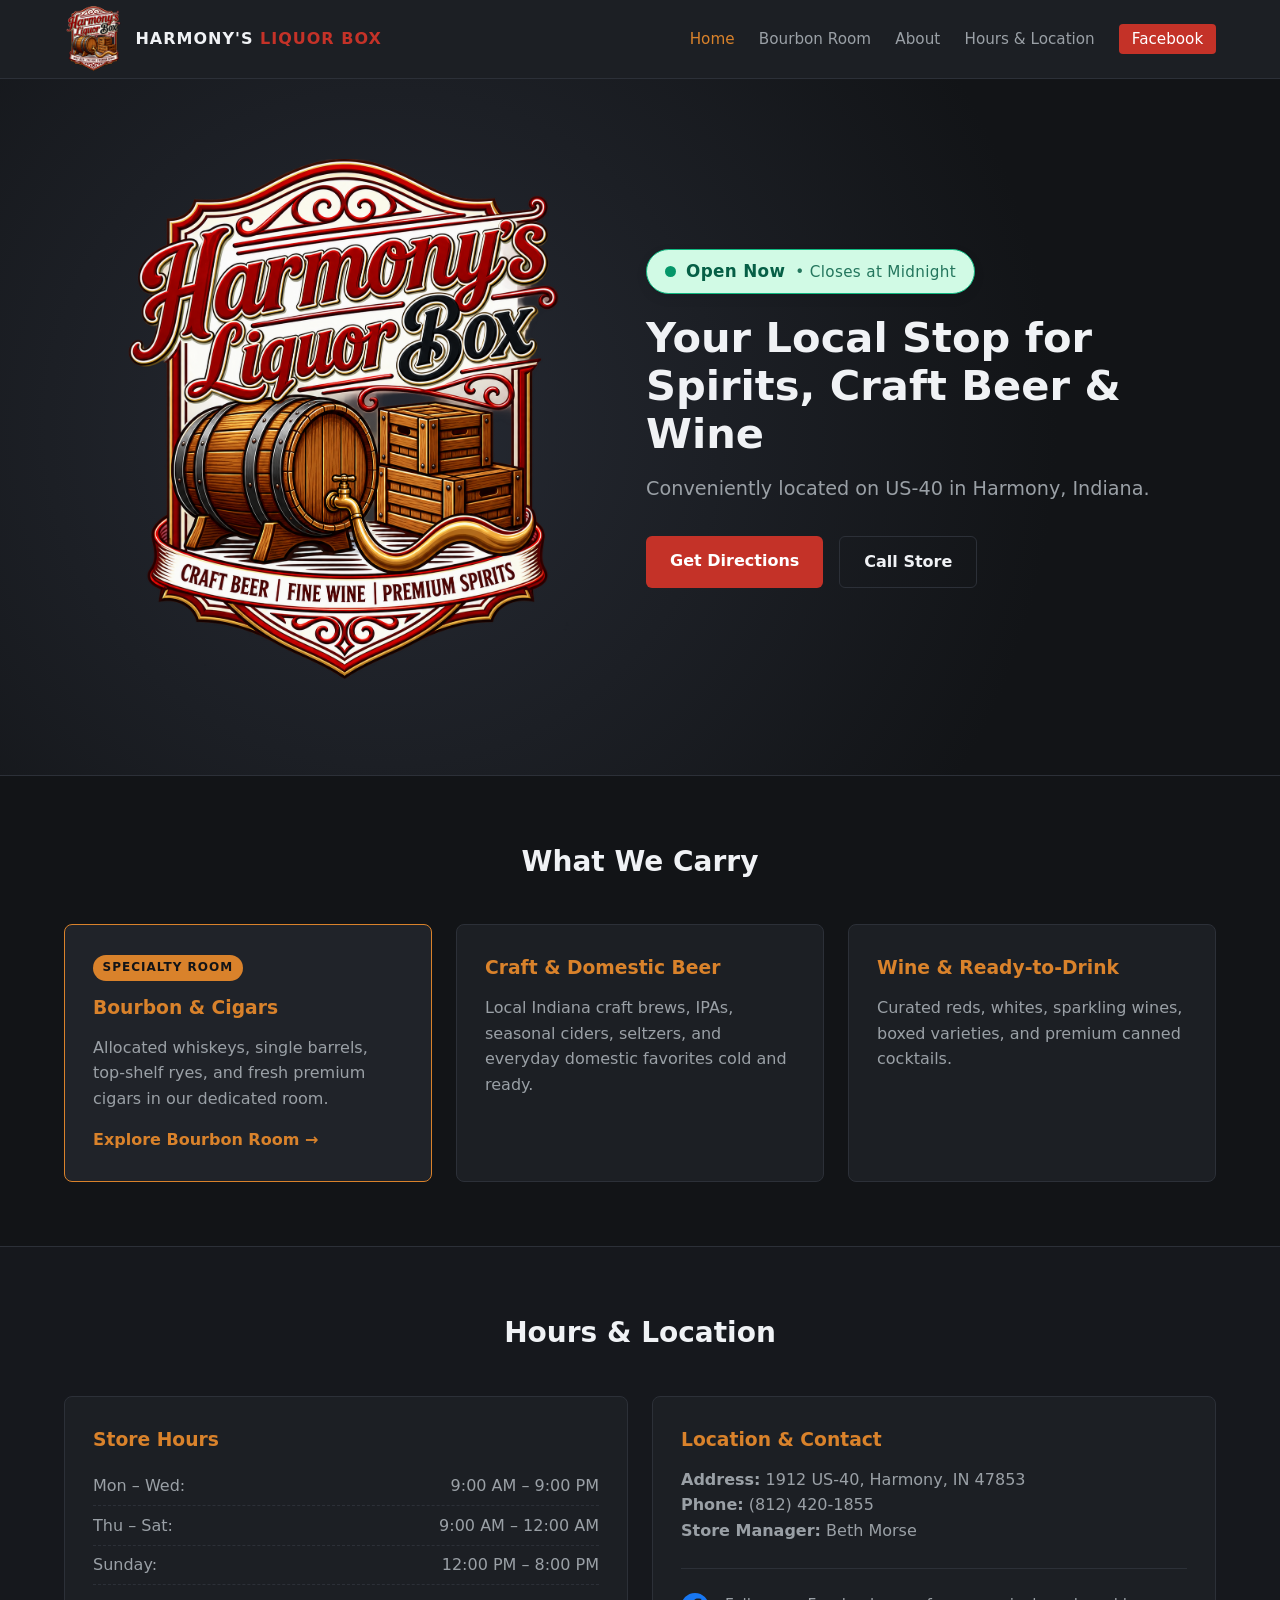
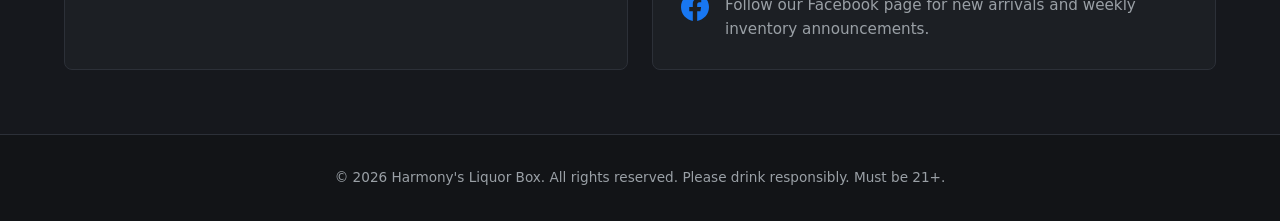
<file: index.html>
<!DOCTYPE html>
<html lang="en">
<head>
  <meta charset="UTF-8">
  <meta name="viewport" content="width=device-width, initial-scale=1.0">
  <title>Harmony's Liquor Box | Harmony, IN</title>
  <meta name="description" content="Harmony's Liquor Box in Harmony, Indiana. Craft beer, fine wine, and premium spirits on US-40.">
  <link rel="stylesheet" href="style.css">

  <style>
    /* Prominent Hero Store Status Banner */
    .hero-status-pill {
      display: inline-flex;
      align-items: center;
      gap: 10px;
      padding: 8px 18px;
      border-radius: 9999px;
      font-size: 1.05rem;
      font-weight: 700;
      letter-spacing: 0.02em;
      margin-bottom: 1.25rem;
      box-shadow: 0 4px 12px rgba(0, 0, 0, 0.08);
      transition: all 0.3s ease;
    }

    .hero-status-dot {
      width: 11px;
      height: 11px;
      border-radius: 50%;
      display: inline-block;
      position: relative;
    }

    /* Open State - Vibrant Green with Pulse */
    .hero-status-pill.open {
      background-color: #d1fae5;
      color: #065f46;
      border: 1px solid #10b981;
    }
    .hero-status-pill.open .hero-status-dot {
      background-color: #059669;
      box-shadow: 0 0 0 0 rgba(16, 185, 129, 0.7);
      animation: pulse-green 2s infinite;
    }

    /* Closed State - Vibrant Red with Soft Glow */
    .hero-status-pill.closed {
      background-color: #ffe4e6;
      color: #9f1239;
      border: 1px solid #f43f5e;
    }
    .hero-status-pill.closed .hero-status-dot {
      background-color: #e11d48;
      box-shadow: 0 0 8px rgba(225, 29, 72, 0.4);
    }

    /* Loading State */
    .hero-status-pill.loading {
      background-color: #f3f4f6;
      color: #4b5563;
      border: 1px solid #d1d5db;
    }
    .hero-status-pill.loading .hero-status-dot {
      background-color: #6b7280;
    }

    .status-detail {
      font-weight: 500;
      opacity: 0.85;
      font-size: 0.95rem;
    }

    @keyframes pulse-green {
      0% {
        box-shadow: 0 0 0 0 rgba(16, 185, 129, 0.7);
      }
      70% {
        box-shadow: 0 0 0 8px rgba(16, 185, 129, 0);
      }
      100% {
        box-shadow: 0 0 0 0 rgba(16, 185, 129, 0);
      }
    }
  </style>
</head>
<body>

  <!-- Navigation / Header -->
  <header class="navbar">
    <div class="container nav-content">
      <a href="index.html" class="logo-link">
        <img src="images/logo.png" alt="Harmony's Liquor Box Logo" class="nav-logo">
        <span class="logo-text">HARMONY'S <span>LIQUOR BOX</span></span>
      </a>
      <nav>
        <a href="index.html" class="active">Home</a>
        <a href="bourbon-room.html">Bourbon Room</a>
        <a href="about.html">About</a>
        <a href="#hours">Hours & Location</a>
        <a href="https://www.facebook.com/Harmonysliquorbox40" target="_blank" rel="noopener" class="btn-sm">Facebook</a>
      </nav>
    </div>
  </header>

  <!-- Hero Section (Split Layout) -->
  <section class="hero">
    <div class="container hero-content-split">
      
      <!-- Left Side: Emblem Logo -->
      <div class="hero-logo-wrapper">
        <img src="images/logo.png" alt="Harmony's Liquor Box Emblem" class="hero-logo">
      </div>

      <!-- Right Side: Text & Actions -->
      <div class="hero-text-wrapper">
        
        <!-- Prominent Live Status Badge -->
        <div>
          <div id="store-status-pill" class="hero-status-pill loading">
            <span class="hero-status-dot"></span>
            <span id="status-primary">Checking Hours...</span>
            <span id="status-secondary" class="status-detail"></span>
          </div>
        </div>

        <h1>Your Local Stop for Spirits, Craft Beer & Wine</h1>
        <p>Conveniently located on US-40 in Harmony, Indiana.</p>
        <div class="hero-actions">
          <a href="https://maps.google.com/?cid=17522379218117080093" target="_blank" rel="noopener" class="btn btn-primary">Get Directions</a>
          <a href="tel:8124201855" class="btn btn-secondary">Call Store</a>
        </div>
      </div>

    </div>
  </section>

  <!-- Product & Special Category Highlights -->
  <section id="selection" class="section">
    <div class="container">
      <h2 class="section-title">What We Carry</h2>
      <div class="grid cards">
        <div class="card card-featured">
          <span class="badge">Specialty Room</span>
          <h3>Bourbon & Cigars</h3>
          <p>Allocated whiskeys, single barrels, top-shelf ryes, and fresh premium cigars in our dedicated room.</p>
          <a href="bourbon-room.html" class="card-link mt-1">Explore Bourbon Room &rarr;</a>
        </div>

        <div class="card">
          <h3>Craft & Domestic Beer</h3>
          <p>Local Indiana craft brews, IPAs, seasonal ciders, seltzers, and everyday domestic favorites cold and ready.</p>
        </div>

        <div class="card">
          <h3>Wine & Ready-to-Drink</h3>
          <p>Curated reds, whites, sparkling wines, boxed varieties, and premium canned cocktails.</p>
        </div>
      </div>
    </div>
  </section>

  <!-- Hours & Location -->
  <section id="hours" class="section bg-alt">
    <div class="container">
      <h2 class="section-title">Hours & Location</h2>
      <div class="grid details-grid">
        
        <div class="info-box">
          <h3>Store Hours</h3>
          <ul class="hours-list">
            <li><span>Mon – Wed:</span> <span>9:00 AM – 9:00 PM</span></li>
            <li><span>Thu – Sat:</span> <span>9:00 AM – 12:00 AM</span></li>
            <li><span>Sunday:</span> <span>12:00 PM – 8:00 PM</span></li>
          </ul>
        </div>

        <div class="info-box">
          <h3>Location & Contact</h3>
          <p><strong>Address:</strong> 1912 US-40, Harmony, IN 47853</p>
          <p><strong>Phone:</strong> (812) 420-1855</p>
          <p><strong>Store Manager:</strong> Beth Morse</p>
          
          <div class="social-follow">
            <a href="https://www.facebook.com/Harmonysliquorbox40" target="_blank" rel="noopener" class="fb-link" aria-label="Follow Harmony's Liquor Box on Facebook">
              <svg viewBox="0 0 24 24" fill="#1877F2" width="28px" height="28px">
                <path d="M24 12.073c0-6.627-5.373-12-12-12s-12 5.373-12 12c0 5.99 4.388 10.954 10.125 11.854v-8.385H7.078v-3.469h3.047V9.43c0-3.007 1.792-4.669 4.533-4.669 1.312 0 2.686.235 2.686.235v2.953H15.83c-1.491 0-1.956.925-1.956 1.874v2.25h3.328l-.532 3.469h-2.796v8.385C19.612 23.027 24 18.062 24 12.073z"/>
              </svg>
            </a>
            <p>Follow our Facebook page for new arrivals and weekly inventory announcements.</p>
          </div>
        </div>

      </div>
    </div>
  </section>

  <!-- Footer -->
  <footer>
    <div class="container footer-content">
      <p>&copy; 2026 Harmony's Liquor Box. All rights reserved. Please drink responsibly. Must be 21+.</p>
    </div>
  </footer>

  <!-- Store Status Script -->
  <script>
    const STORE_SCHEDULE = {
      0: { open: 12, close: 20, closeLabel: "8:00 PM", openLabel: "12:00 PM" }, // Sunday
      1: { open: 9,  close: 21, closeLabel: "9:00 PM", openLabel: "9:00 AM" },  // Monday
      2: { open: 9,  close: 21, closeLabel: "9:00 PM", openLabel: "9:00 AM" },  // Tuesday
      3: { open: 9,  close: 21, closeLabel: "9:00 PM", openLabel: "9:00 AM" },  // Wednesday
      4: { open: 9,  close: 24, closeLabel: "Midnight", openLabel: "9:00 AM" }, // Thursday
      5: { open: 9,  close: 24, closeLabel: "Midnight", openLabel: "9:00 AM" }, // Friday
      6: { open: 9,  close: 24, closeLabel: "Midnight", openLabel: "9:00 AM" }  // Saturday
    };

    const DAY_NAMES = ["Sunday", "Monday", "Tuesday", "Wednesday", "Thursday", "Friday", "Saturday"];

    function updateHeroStoreStatus() {
      const now = new Date();
      const currentDay = now.getDay();
      const currentHour = now.getHours() + (now.getMinutes() / 60);

      const pill = document.getElementById("store-status-pill");
      const primaryText = document.getElementById("status-primary");
      const secondaryText = document.getElementById("status-secondary");

      const today = STORE_SCHEDULE[currentDay];
      const isOpen = currentHour >= today.open && currentHour < today.close;

      pill.classList.remove("open", "closed", "loading");

      if (isOpen) {
        pill.classList.add("open");
        primaryText.textContent = "Open Now";
        secondaryText.textContent = `• Closes at ${today.closeLabel}`;
      } else {
        pill.classList.add("closed");
        primaryText.textContent = "Closed";

        if (currentHour < today.open) {
          secondaryText.textContent = `• Opens today at ${today.openLabel}`;
        } else {
          const nextDayIndex = (currentDay + 1) % 7;
          const nextDay = STORE_SCHEDULE[nextDayIndex];
          const nextDayName = (nextDayIndex === (currentDay + 1) % 7) ? DAY_NAMES[nextDayIndex] : "Tomorrow";
          secondaryText.textContent = `• Opens ${nextDayName} at ${nextDay.openLabel}`;
        }
      }
    }

    updateHeroStoreStatus();
    setInterval(updateHeroStoreStatus, 60000);
  </script>

</body>
</html>
</file>
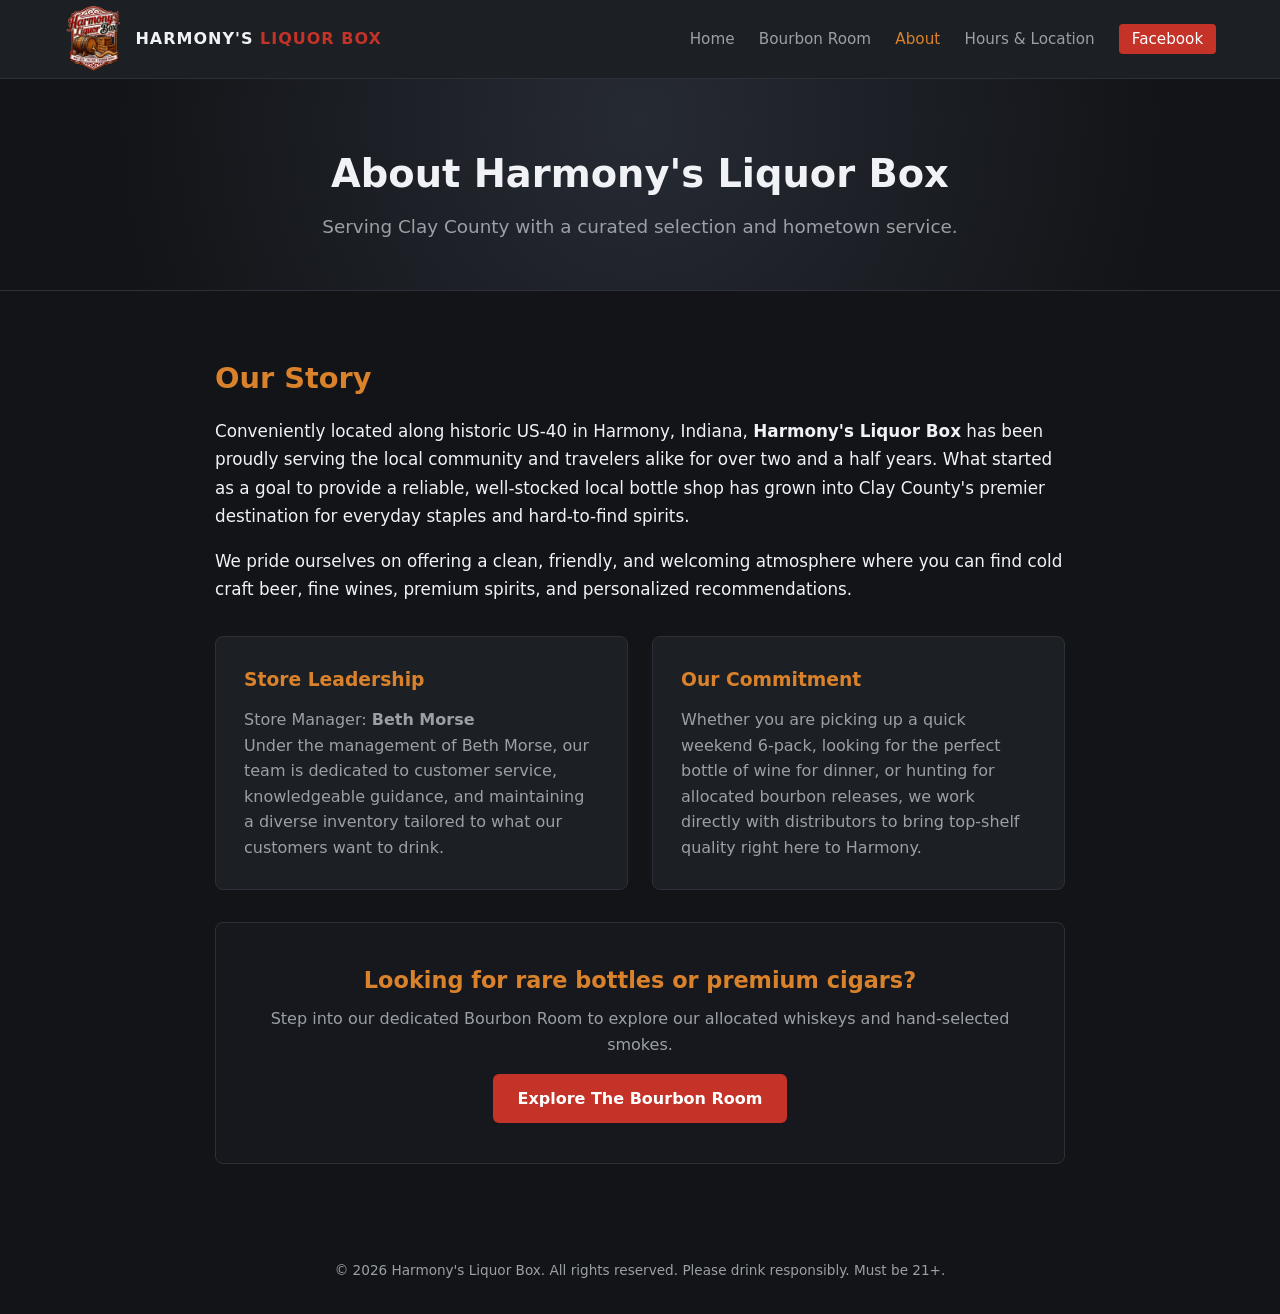
<file: about.html>
<!DOCTYPE html>
<html lang="en">
<head>
  <meta charset="UTF-8">
  <meta name="viewport" content="width=device-width, initial-scale=1.0">
  <title>About Us | Harmony's Liquor Box</title>
  <meta name="description" content="Learn more about Harmony's Liquor Box, our history on US-40 in Harmony, IN, and our store management team.">
  <link rel="stylesheet" href="style.css">
</head>
<body>

  <!-- Navigation / Header -->
  <header class="navbar">
    <div class="container nav-content">
      <a href="index.html" class="logo-link">
        <img src="images/logo.png" alt="Harmony's Liquor Box Logo" class="nav-logo">
        <span class="logo-text">HARMONY'S <span>LIQUOR BOX</span></span>
      </a>
      <nav>
        <a href="index.html">Home</a>
        <a href="bourbon-room.html">Bourbon Room</a>
        <a href="about.html" class="active">About</a>
        <a href="index.html#hours">Hours & Location</a>
        <a href="https://www.facebook.com/Harmonysliquorbox40" target="_blank" rel="noopener" class="btn-sm">Facebook</a>
      </nav>
    </div>
  </header>

  <!-- Page Header -->
  <section class="page-header">
    <div class="container">
      <h1>About Harmony's Liquor Box</h1>
      <p>Serving Clay County with a curated selection and hometown service.</p>
    </div>
  </section>

  <!-- Main Content -->
  <main class="section">
    <div class="container content-container">
      
      <div class="content-block">
        <h2>Our Story</h2>
        <p>
          Conveniently located along historic US-40 in Harmony, Indiana, <strong>Harmony's Liquor Box</strong> has been proudly serving the local community and travelers alike for over two and a half years. What started as a goal to provide a reliable, well-stocked local bottle shop has grown into Clay County's premier destination for everyday staples and hard-to-find spirits.
        </p>
        <p>
          We pride ourselves on offering a clean, friendly, and welcoming atmosphere where you can find cold craft beer, fine wines, premium spirits, and personalized recommendations.
        </p>
      </div>

      <div class="grid details-grid mt-3">
        
        <!-- Management Card -->
        <div class="card">
          <h3>Store Leadership</h3>
          <p class="highlight-text">Store Manager: <strong>Beth Morse</strong></p>
          <p>
            Under the management of Beth Morse, our team is dedicated to customer service, knowledgeable guidance, and maintaining a diverse inventory tailored to what our customers want to drink.
          </p>
        </div>

        <!-- Community Card -->
        <div class="card">
          <h3>Our Commitment</h3>
          <p>
            Whether you are picking up a quick weekend 6-pack, looking for the perfect bottle of wine for dinner, or hunting for allocated bourbon releases, we work directly with distributors to bring top-shelf quality right here to Harmony.
          </p>
        </div>

      </div>

      <div class="cta-banner mt-3">
        <h3>Looking for rare bottles or premium cigars?</h3>
        <p>Step into our dedicated Bourbon Room to explore our allocated whiskeys and hand-selected smokes.</p>
        <a href="bourbon-room.html" class="btn btn-primary mt-1">Explore The Bourbon Room</a>
      </div>

    </div>
  </main>

  <!-- Footer -->
  <footer>
    <div class="container footer-content">
      <p>&copy; 2026 Harmony's Liquor Box. All rights reserved. Please drink responsibly. Must be 21+.</p>
    </div>
  </footer>

</body>
</html>
</file>
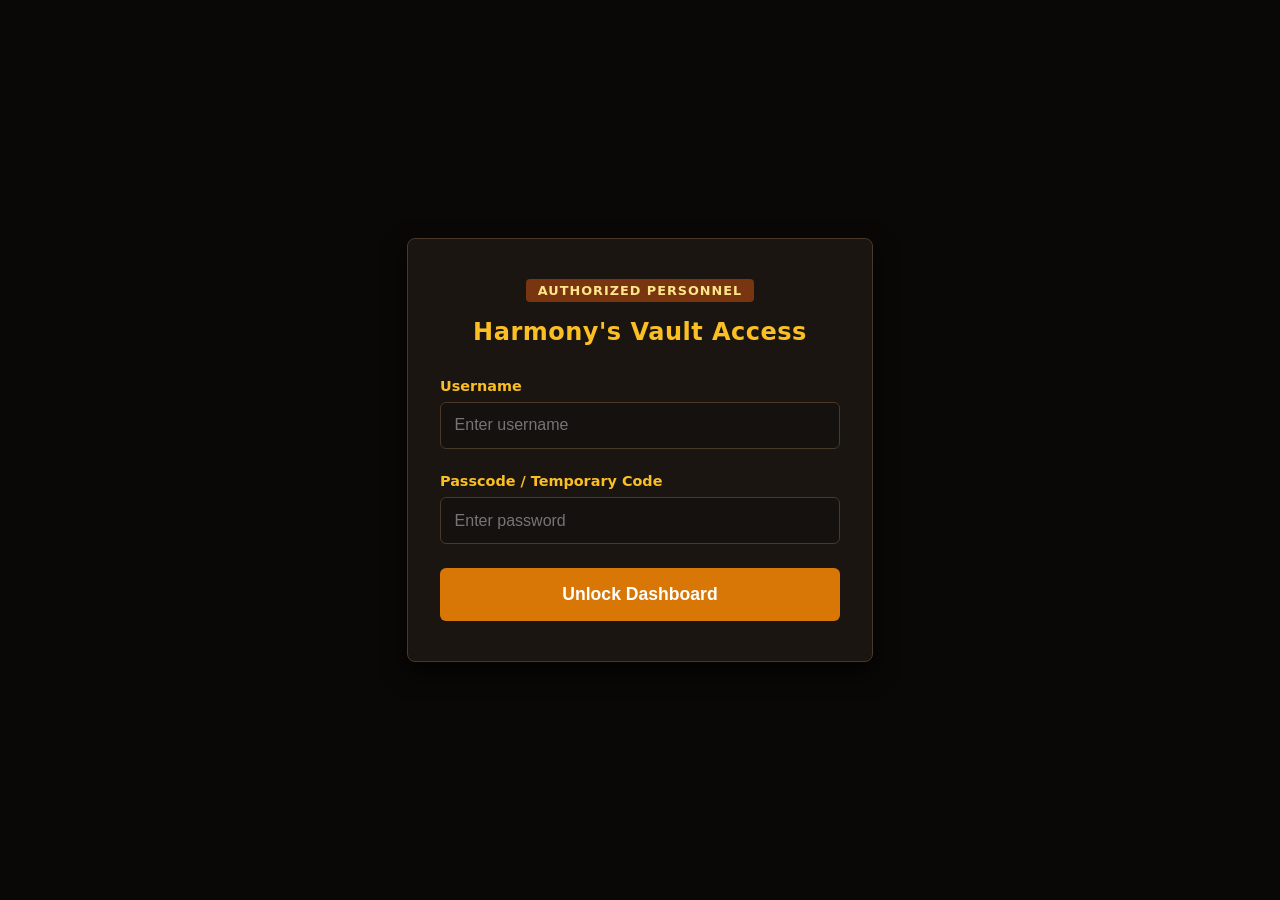
<file: admin/login.html>
<!DOCTYPE html>
<html lang="en">
<head>
  <meta charset="UTF-8">
  <meta name="viewport" content="width=device-width, initial-scale=1.0">
  <title>Staff Login | Harmony's Liquor Box</title>
  
  <style>
    body {
      background-color: #0a0806;
      color: #e6dfd5;
      font-family: system-ui, -apple-system, sans-serif;
      display: flex;
      justify-content: center;
      align-items: center;
      height: 100vh;
      margin: 0;
    }

    .login-card {
      background-color: #1a1511;
      border: 1px solid #4a3828;
      border-radius: 8px;
      padding: 2.5rem 2rem;
      width: 100%;
      max-width: 400px;
      box-shadow: 0 10px 25px rgba(0,0,0,0.8);
      text-align: center;
    }

    .login-header {
      margin-bottom: 2rem;
    }

    .badge-admin {
      background-color: #78350f;
      color: #fde68a;
      padding: 4px 12px;
      border-radius: 4px;
      font-size: 0.8rem;
      font-weight: 700;
      text-transform: uppercase;
      letter-spacing: 1px;
      display: inline-block;
      margin-bottom: 1rem;
    }

    .login-title {
      color: #fbbf24;
      font-size: 1.5rem;
      margin: 0;
      font-weight: 600;
      letter-spacing: 0.5px;
    }

    .admin-form-group {
      margin-bottom: 1.5rem;
      text-align: left;
      display: flex;
      flex-direction: column;
    }

    .admin-form-group label {
      color: #fbbf24;
      font-size: 0.9rem;
      margin-bottom: 0.5rem;
      font-weight: 600;
    }

    .admin-input {
      background-color: #14110e;
      border: 1px solid #4a3828;
      color: #e6dfd5;
      padding: 0.85rem;
      border-radius: 6px;
      font-size: 1rem;
      transition: border-color 0.2s;
      width: 100%;
      box-sizing: border-box;
    }

    .admin-input:focus {
      outline: none;
      border-color: #d97706;
    }

    .btn-primary {
      background-color: #d97706;
      color: #fff;
      border: none;
      padding: 1rem;
      border-radius: 6px;
      font-size: 1.1rem;
      font-weight: 600;
      cursor: pointer;
      width: 100%;
      transition: background-color 0.2s;
    }

    .btn-primary:hover {
      background-color: #b45309;
    }

    .error-message {
      color: #ef4444;
      margin-top: 1rem;
      font-weight: 600;
      font-size: 0.9rem;
      display: none;
    }
  </style>
</head>
<body>

  <div class="login-card">
    <div class="login-header">
      <div class="badge-admin">Authorized Personnel</div>
      <h2 class="login-title">Harmony's Vault Access</h2>
    </div>
    
    <form id="loginForm">
      <div class="admin-form-group">
        <label for="username">Username</label>
        <input type="text" id="username" class="admin-input" placeholder="Enter username" required>
      </div>

      <div class="admin-form-group">
        <label for="password">Passcode / Temporary Code</label>
        <input type="password" id="password" class="admin-input" placeholder="Enter password" required>
      </div>
      
      <button type="submit" class="btn-primary">Unlock Dashboard</button>
      <div id="errorMessage" class="error-message">Invalid credentials. Try again.</div>
    </form>
  </div>

  <script>
    document.getElementById('loginForm').addEventListener('submit', async (e) => {
      e.preventDefault();
      const errorDiv = document.getElementById('errorMessage');
      const submitBtn = e.target.querySelector('button');
      const username = document.getElementById('username').value;
      const password = document.getElementById('password').value;
      
      errorDiv.style.display = 'none';
      submitBtn.textContent = 'Verifying...';
      submitBtn.disabled = true;

      try {
        const res = await fetch('/api/login', {
          method: 'POST',
          headers: { 'Content-Type': 'application/json' },
          body: JSON.stringify({ username, password })
        });

        const data = await res.json();

        if (res.ok) {
          if (data.forcePasswordChange) {
            const newPass = prompt("Temporary password detected. Please enter your new secure password:");
            if (newPass) {
              const updateRes = await fetch('/api/update-password', {
                method: 'POST',
                headers: { 'Content-Type': 'application/json' },
                body: JSON.stringify({ username, newPassword: newPass })
              });
              
              if (updateRes.ok) {
                alert("Password updated successfully!");
              } else {
                alert("Failed to update password, but logging you in.");
              }
            } else {
              submitBtn.textContent = 'Unlock Dashboard';
              submitBtn.disabled = false;
              return;
            }
          }
          window.location.replace('/admin/index.html');
        } else {
          errorDiv.style.display = 'block';
          document.getElementById('password').value = '';
          document.getElementById('password').focus();
        }
      } catch (error) {
        errorDiv.textContent = 'Connection error.';
        errorDiv.style.display = 'block';
      } finally {
        submitBtn.textContent = 'Unlock Dashboard';
        submitBtn.disabled = false;
      }
    });
  </script>
</body>
</html>
</file>
<file: style.css>
:root {
  --bg-dark: #121417;
  --bg-card: #1c1f24;
  --bg-card-alt: #16181d;
  --accent: #c43228;
  --accent-gold: #d9822b;
  --accent-hover: #9e231b;
  --text-main: #f0f2f5;
  --text-muted: #9aa0a6;
  --border: #2c3038;
}

* {
  box-sizing: border-box;
  margin: 0;
  padding: 0;
  font-family: system-ui, -apple-system, BlinkMacSystemFont, "Segoe UI", Roboto, sans-serif;
}

body {
  background-color: var(--bg-dark);
  color: var(--text-main);
  line-height: 1.6;
}

.container {
  width: 90%;
  max-width: 1400px; /* Expanded for desktop real estate */
  margin: 0 auto;
}

/* Navigation */
.navbar {
  background: var(--bg-card);
  border-bottom: 1px solid var(--border);
  padding: 0.4rem 0;
  position: sticky;
  top: 0;
  z-index: 10;
}

.nav-content {
  display: flex;
  justify-content: space-between;
  align-items: center;
}

.logo-link {
  display: flex;
  align-items: center;
  gap: 0.75rem;
  text-decoration: none;
  color: var(--text-main);
}

.nav-logo {
  height: 65px;
  width: auto;
  object-fit: contain;
}

.logo-text {
  font-weight: 800;
  letter-spacing: 1px;
  font-size: 1rem;
}

.logo-text span {
  color: var(--accent);
}

nav a {
  color: var(--text-muted);
  text-decoration: none;
  margin-left: 1.2rem;
  font-size: 0.95rem;
  transition: color 0.2s;
}

nav a:hover,
nav a.active {
  color: var(--accent-gold);
}

/* Hero Section */
.hero {
  padding: 5rem 0 6rem 0;
  border-bottom: 1px solid var(--border);
  background: radial-gradient(circle at 30% 50%, #262a33 0%, var(--bg-dark) 70%);
}

.hero-content-split {
  display: flex;
  align-items: center;
  justify-content: space-between;
  gap: 4rem;
}

.hero-logo-wrapper {
  flex: 1;
  display: flex;
  justify-content: flex-end;
}

.hero-logo {
  max-width: 475px;
  width: 100%;
  height: auto;
  /* filter: drop-shadow(0 8px 24px rgba(0, 0, 0, 0.6)); */
}

.hero-text-wrapper {
  flex: 1.1;
  text-align: left;
}

.hero-text-wrapper h1 {
  font-size: 2.6rem;
  line-height: 1.15;
  margin-bottom: 1rem;
}

.hero-text-wrapper p {
  color: var(--text-muted);
  font-size: 1.2rem;
  margin-bottom: 2rem;
}

.hero-actions {
  display: flex;
  justify-content: flex-start;
  gap: 1rem;
}

/* Subpage Headers */
.page-header {
  padding: 4rem 0 3rem 0;
  text-align: center;
  background: radial-gradient(circle at 50% 20%, #262a33 0%, var(--bg-dark) 80%);
  border-bottom: 1px solid var(--border);
}

.page-header h1 {
  font-size: 2.4rem;
  margin-bottom: 0.5rem;
}

.page-header p {
  color: var(--text-muted);
  font-size: 1.15rem;
  max-width: 650px;
  margin: 0 auto;
}

.page-header.bourbon-theme {
  background: radial-gradient(circle at 50% 20%, #382515 0%, var(--bg-dark) 80%);
}

/* Badges & Highlights */
.badge {
  display: inline-block;
  background-color: var(--accent-gold);
  color: #121417;
  font-weight: 700;
  font-size: 0.75rem;
  text-transform: uppercase;
  letter-spacing: 1px;
  padding: 0.2rem 0.6rem;
  border-radius: 20px;
  margin-bottom: 0.75rem;
}

/* Buttons & Links */
.btn {
  display: inline-block;
  padding: 0.75rem 1.5rem;
  border-radius: 6px;
  text-decoration: none;
  font-weight: 600;
  transition: background 0.2s, border-color 0.2s;
}

.btn-primary {
  background-color: var(--accent);
  color: #fff;
}

.btn-primary:hover {
  background-color: var(--accent-hover);
}

.btn-secondary {
  background-color: transparent;
  border: 1px solid var(--border);
  color: var(--text-main);
}

.btn-secondary:hover {
  background-color: var(--bg-card);
}

.btn-sm {
  background: var(--accent);
  color: #fff !important;
  padding: 0.4rem 0.8rem;
  border-radius: 4px;
}

.card-link {
  display: inline-block;
  color: var(--accent-gold);
  font-weight: 600;
  text-decoration: none;
}

.card-link:hover {
  text-decoration: underline;
}

/* Sections */
.section {
  padding: 4rem 0;
}

.bg-alt {
  background-color: var(--bg-card-alt);
  border-top: 1px solid var(--border);
  border-bottom: 1px solid var(--border);
}

.section-title {
  text-align: center;
  font-size: 1.75rem;
  margin-bottom: 2.5rem;
}

.content-container {
  max-width: 850px;
  margin: 0 auto; /* Ensures text-heavy pages stay centered inside the new 1400px container */
}

.content-block h2 {
  font-size: 1.8rem;
  color: var(--accent-gold);
  margin-bottom: 1rem;
}

.content-block p {
  font-size: 1.05rem;
  color: var(--text-main);
  margin-bottom: 1rem;
  line-height: 1.7;
}

/* Grid & Cards */
.grid {
  display: grid;
  gap: 1.5rem;
}

.cards {
  grid-template-columns: repeat(auto-fit, minmax(280px, 1fr));
}

.details-grid {
  grid-template-columns: repeat(auto-fit, minmax(320px, 1fr));
}

.card, .info-box {
  background: var(--bg-card);
  padding: 1.75rem;
  border-radius: 8px;
  border: 1px solid var(--border);
}

.card-featured {
  border-color: var(--accent-gold);
  background: #202329;
}

.card h3, .info-box h3 {
  margin-bottom: 0.75rem;
  color: var(--accent-gold);
}

.card p, .info-box p {
  color: var(--text-muted);
}

.highlight-box {
  border-left: 4px solid var(--accent-gold);
  background: #191c21;
}

.cta-banner {
  background: var(--bg-card-alt);
  border: 1px solid var(--border);
  border-radius: 8px;
  padding: 2.5rem;
  text-align: center;
}

.cta-banner h3 {
  font-size: 1.4rem;
  color: var(--accent-gold);
  margin-bottom: 0.5rem;
}

.cta-banner p {
  color: var(--text-muted);
}

/* Hours List */
.hours-list {
  list-style: none;
}

.hours-list li {
  display: flex;
  justify-content: space-between;
  padding: 0.4rem 0;
  border-bottom: 1px dashed var(--border);
  color: var(--text-muted);
}

/* Facebook Icon Block */
.social-follow {
  display: flex;
  align-items: flex-start;
  gap: 1rem;
  margin-top: 1.5rem;
  padding-top: 1.5rem;
  border-top: 1px solid var(--border);
}

.fb-link {
  display: flex;
  align-items: center;
  justify-content: center;
  flex-shrink: 0;
  transition: transform 0.2s;
}

.fb-link:hover {
  transform: scale(1.1);
}

.social-follow p {
  margin: 0;
  font-size: 0.95rem;
}

/* Utility Spacing */
.mt-1 { margin-top: 1rem; }
.mt-3 { margin-top: 2rem; }

/* Footer */
footer {
  padding: 2rem 0;
  text-align: center;
  font-size: 0.85rem;
  color: var(--text-muted);
}

/* Responsive Styles */
@media (max-width: 768px) {
  .hero-content-split {
    flex-direction: column;
    text-align: center;
    gap: 2rem;
  }
  
  .hero-logo-wrapper {
    justify-content: center;
  }
  
  .hero-text-wrapper {
    text-align: center;
  }
  
  .hero-actions {
    justify-content: center;
  }
}

@media (max-width: 600px) {
  .hero-text-wrapper h1 {
    font-size: 2rem;
  }
  .nav-content {
    flex-direction: column;
    gap: 0.75rem;
  }
  nav a {
    margin: 0 0.5rem;
  }
  .hero-logo {
    max-width: 260px;
  }
}

/* Add these classes to style.css for the image showcase */
.showcase-row {
  align-items: center;
  gap: 2.5rem;
}

.showcase-img-box {
  display: flex;
  justify-content: center;
  align-items: center;
}

.bottle-showcase-img {
  width: 100%;
  max-width: 320px;
  height: auto;
  border-radius: 8px;
  border: 1px solid var(--border);
  box-shadow: 0 10px 25px rgba(0, 0, 0, 0.5);
  object-fit: cover;
}

@media (max-width: 768px) {
  .showcase-row {
    grid-template-columns: 1fr;
  }
  .bottle-showcase-img {
    max-width: 240px;
  }
}

/* ==========================================================================
   Bourbon Room & Cigar Speakeasy Theme
   ========================================================================== */
body.bourbon-theme-body {
  background-color: #12100e;
  color: #e6dfd5;
}

.bourbon-theme-body header.navbar {
  background-color: #1c1815;
  border-bottom: 1px solid #382e26;
}

.page-header.bourbon-theme {
  background: radial-gradient(circle at center, #2e2015 0%, #16120e 100%);
  border-bottom: 1px solid #4a3828;
  padding: 3.5rem 1rem;
  text-align: center;
}

.badge-amber {
  background-color: #d97706;
  color: #fff;
  padding: 4px 12px;
  border-radius: 9999px;
  font-size: 0.8rem;
  font-weight: 700;
  text-transform: uppercase;
  letter-spacing: 0.05em;
  display: inline-block;
  margin-bottom: 0.75rem;
}

.showcase-row {
  background: linear-gradient(145deg, #1c1815, #261f1a);
  border: 1px solid #423325;
  border-radius: 12px;
  padding: 2.5rem;
  align-items: center;
  box-shadow: 0 12px 30px rgba(0,0,0,0.5);
}

.showcase-img-box {
  display: flex;
  justify-content: center;
  align-items: center;
}

.bottle-showcase-img {
  max-height: 380px;
  width: auto;
  object-fit: contain;
  filter: drop-shadow(0 12px 24px rgba(0,0,0,0.7));
  transition: transform 0.35s cubic-bezier(0.25, 1, .5, 1), filter 0.35s ease;
  cursor: pointer;
}

.bottle-showcase-img:hover {
  transform: scale(1.06);
  filter: drop-shadow(0 18px 32px rgba(217,119,6,0.35));
}

.tasting-section-title {
  color: #f59e0b;
  font-size: 1.85rem;
  margin-bottom: 0.5rem;
  border-bottom: 2px solid #382e26;
  padding-bottom: 0.5rem;
}

.tasting-grid {
  display: grid;
  grid-template-columns: repeat(auto-fit, minmax(320px, 1fr));
  gap: 1.5rem;
  margin-top: 1.5rem;
}

.tasting-card {
  background: #1c1815;
  border: 1px solid #382e26;
  border-radius: 10px;
  padding: 1.5rem;
  display: flex;
  flex-direction: column;
  justify-content: space-between;
  box-shadow: 0 4px 16px rgba(0, 0, 0, 0.4);
  transition: transform 0.2s ease, border-color 0.2s ease;
}

.tasting-card:hover {
  transform: translateY(-4px);
  border-color: #d97706;
}

.tasting-card-header {
  display: flex;
  justify-content: space-between;
  align-items: flex-start;
  margin-bottom: 0.75rem;
}

.tasting-card-header h3 {
  margin: 0;
  color: #fbbf24;
  font-size: 1.3rem;
}

.proof-badge {
  background-color: #2b221a;
  border: 1px solid #523e2b;
  color: #d97706;
  font-size: 0.75rem;
  font-weight: 700;
  padding: 2px 8px;
  border-radius: 4px;
  white-space: nowrap;
}

.flavor-pills {
  display: flex;
  flex-wrap: wrap;
  gap: 6px;
  margin: 0.75rem 0 1rem 0;
}

.flavor-pill {
  background-color: #261e18;
  border: 1px solid #4a3828;
  color: #e6dfd5;
  font-size: 0.75rem;
  padding: 3px 8px;
  border-radius: 9999px;
}

.notes-block {
  background: #14110e;
  border-left: 3px solid #d97706;
  padding: 0.75rem 1rem;
  border-radius: 0 6px 6px 0;
  font-size: 0.88rem;
  margin-bottom: 1rem;
  line-height: 1.5;
}

.notes-block p {
  margin: 4px 0;
}

.notes-label {
  color: #fbbf24;
  font-weight: 600;
}

.cigar-pairing-box {
  background: linear-gradient(135deg, #2b1f17, #1f1712);
  border: 1px dashed #78583c;
  border-radius: 8px;
  padding: 0.85rem 1rem;
  font-size: 0.85rem;
}

.cigar-pairing-title {
  display: flex;
  align-items: center;
  gap: 6px;
  color: #f59e0b;
  font-weight: 700;
  margin-bottom: 4px;
  text-transform: uppercase;
  font-size: 0.75rem;
  letter-spacing: 0.05em;
}

.bourbon-theme-body .card {
  background: #1c1815;
  border: 1px solid #382e26;
}

.bourbon-theme-body .highlight-box {
  background: linear-gradient(145deg, #241b14, #1a1410);
  border: 1px solid #5a402d;
}

.bourbon-theme-body footer {
  background-color: #0d0b0a;
  border-top: 1px solid #29211a;
}
</file>
